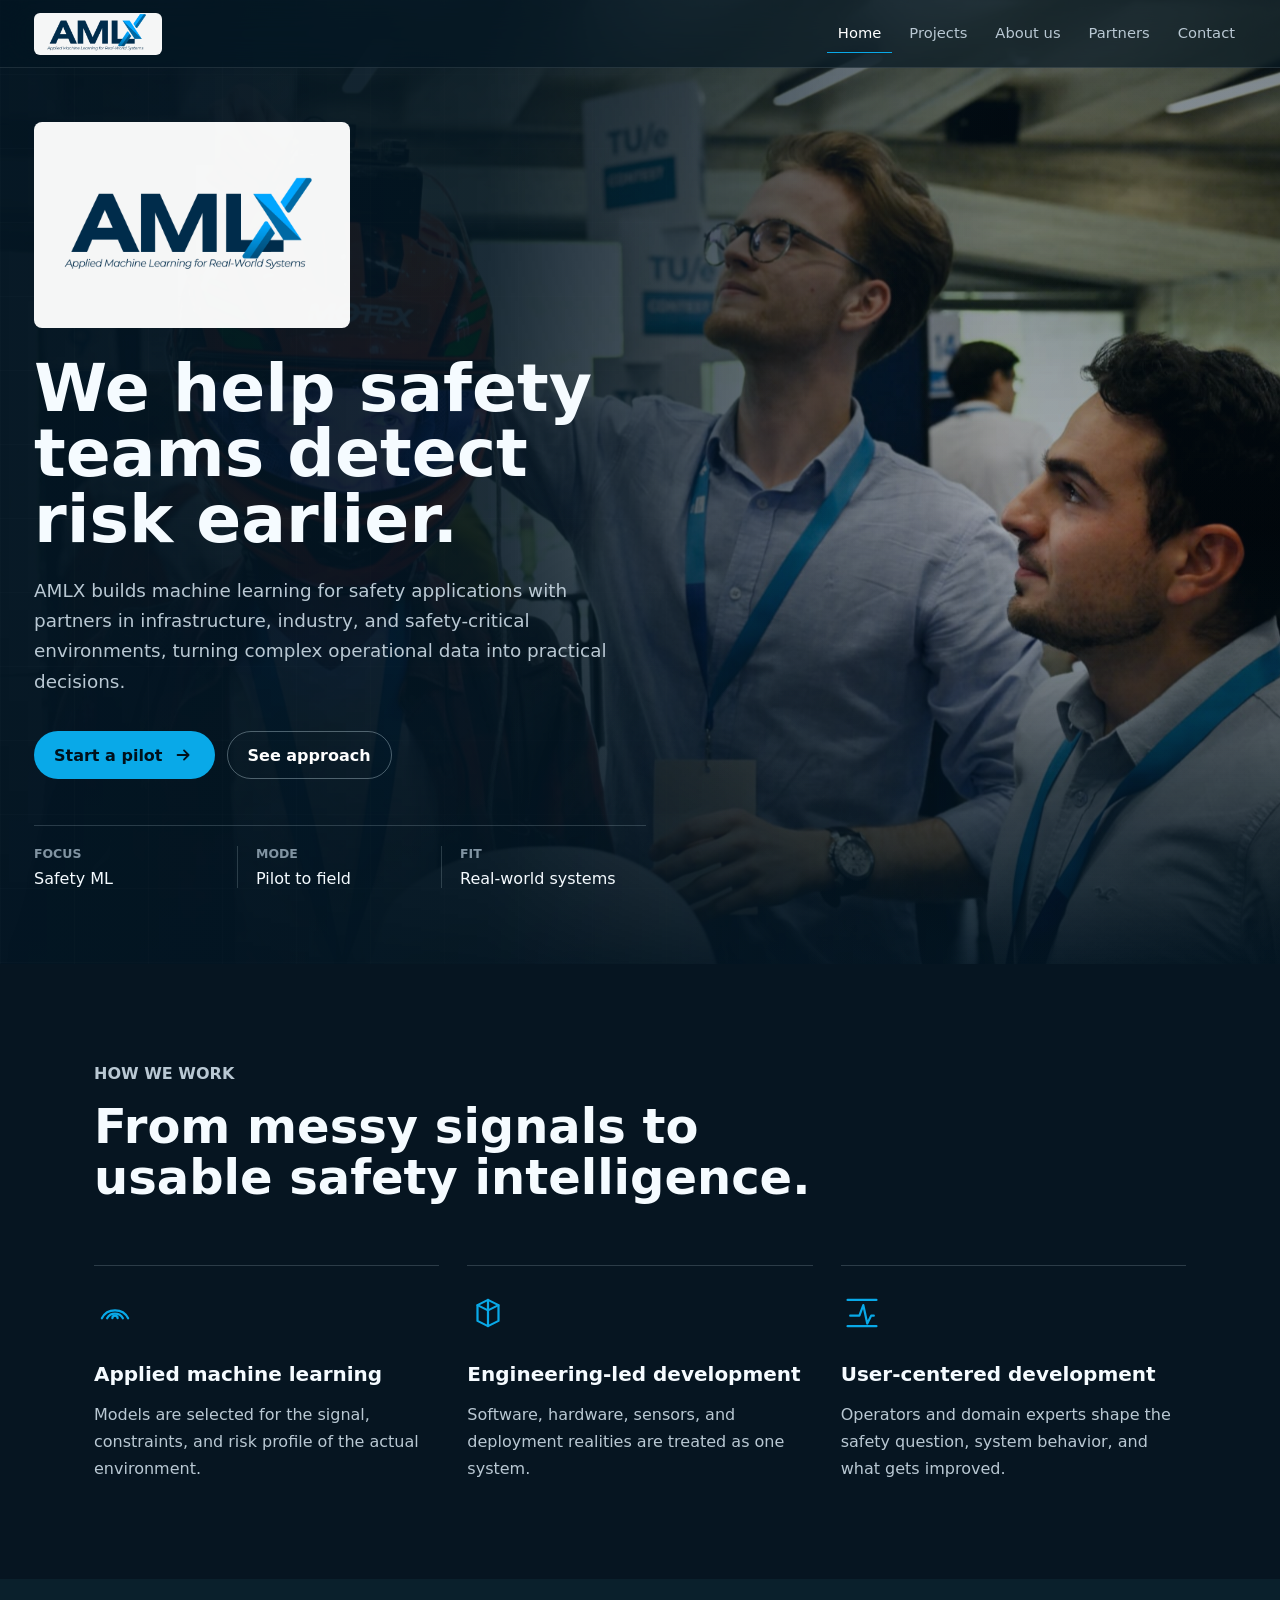
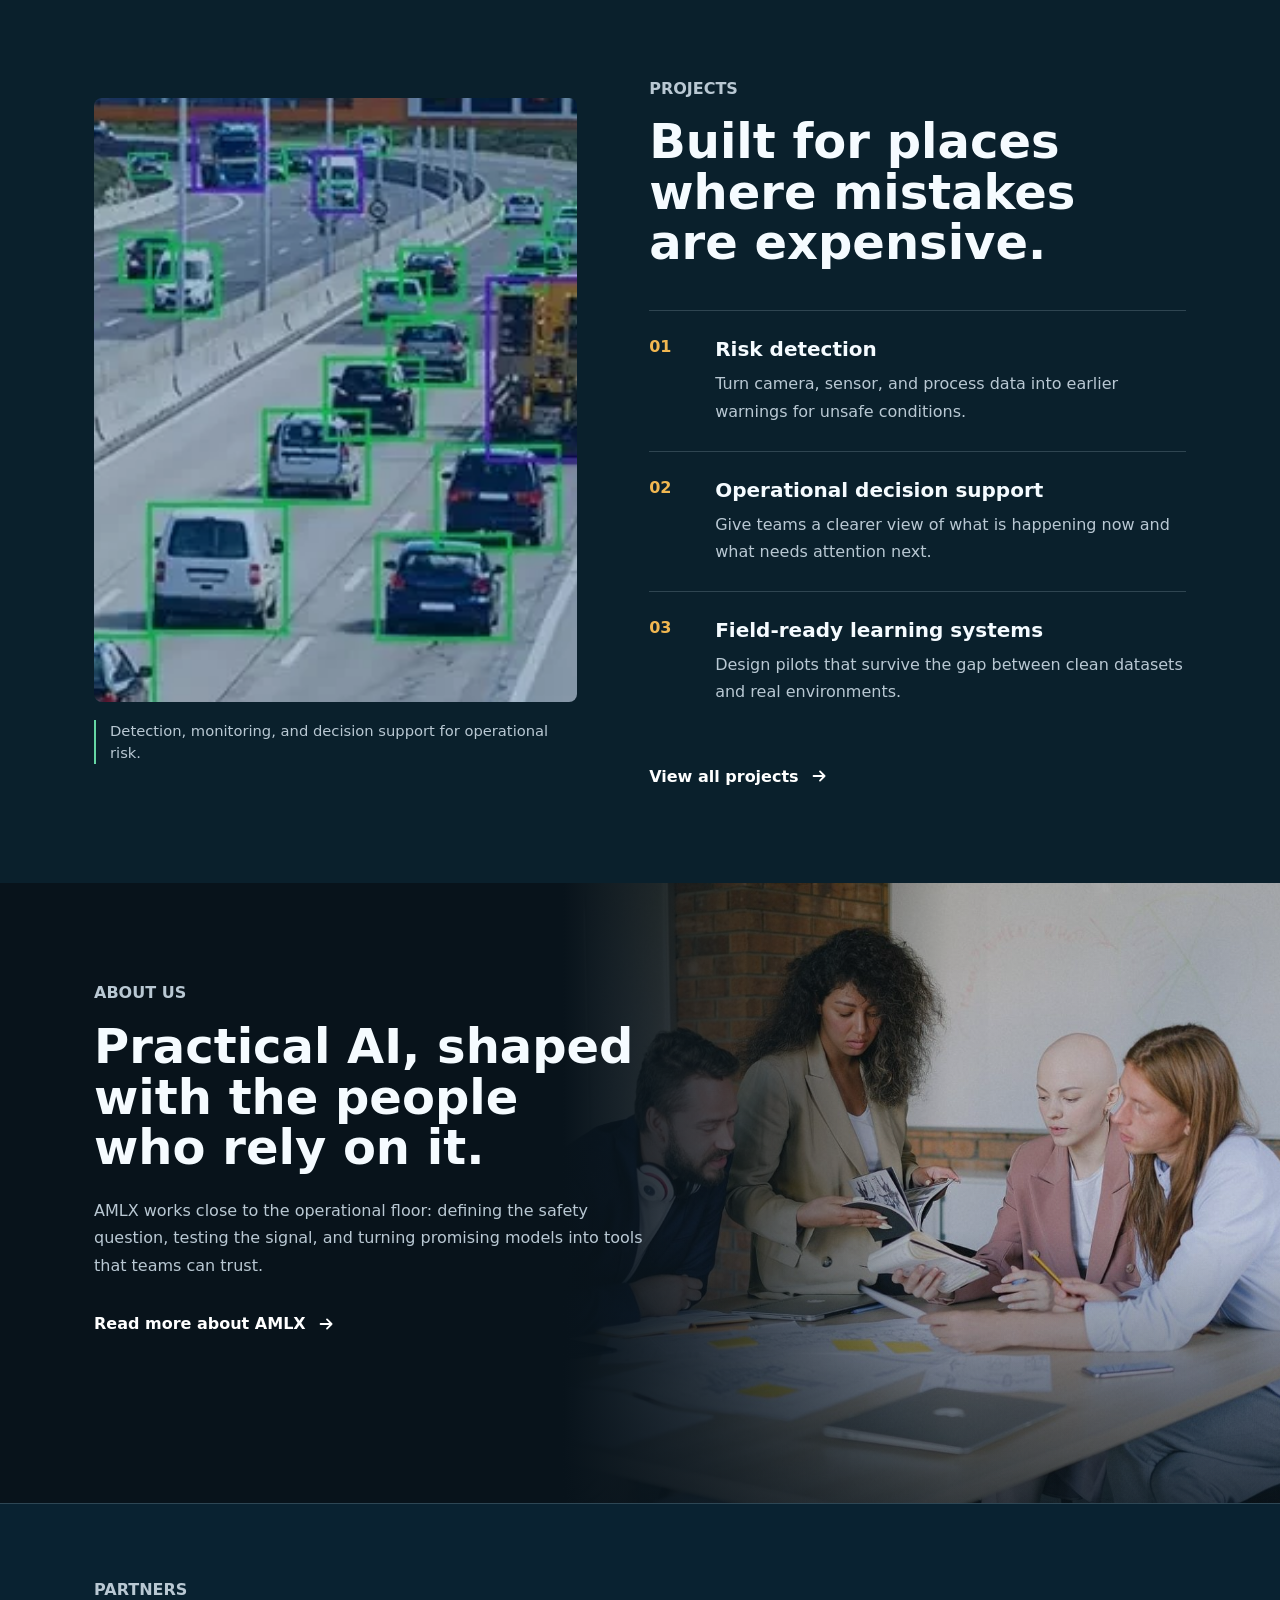
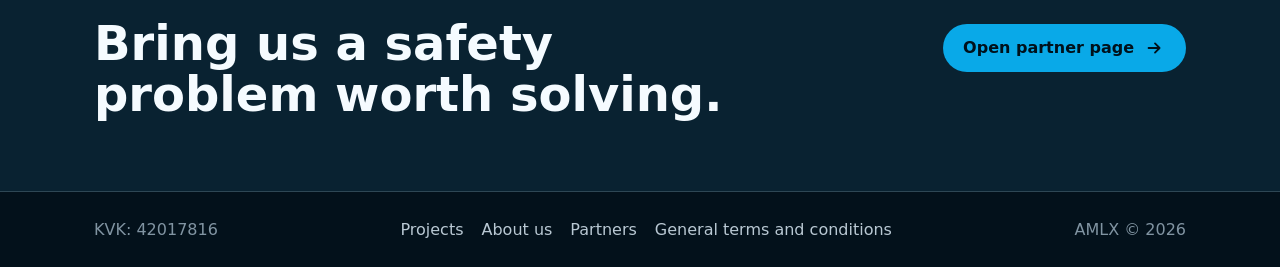
<file: index.html>
<!doctype html>
<html lang="en">
  <head>
    <meta charset="utf-8" />
    <meta name="viewport" content="width=device-width, initial-scale=1" />
    <title>AMLX</title>
    <meta
      name="description"
      content="AMLX helps infrastructure, industry, and safety teams turn operational data into practical machine learning systems."
    />
    <link rel="icon" href="assets/amlx-logo.png" type="image/png" />
    <link rel="stylesheet" href="styles.css?v=4" />
  </head>
  <body>
    <header class="site-header" data-header>
      <a class="brand" href="/" aria-label="AMLX home">
        <span class="brand__matte">
          <img src="assets/amlx-logo.png" alt="AMLX" />
        </span>
      </a>
      <nav class="site-nav" aria-label="Primary navigation">
        <a class="is-active" href="/">Home</a>
        <a href="/projects">Projects</a>
        <a href="/about">About us</a>
        <a href="/partners">Partners</a>
        <a href="/partners#contact">Contact</a>
      </nav>
      <a class="mobile-partner-link" href="/partners">Partners</a>
    </header>

    <main>
      <section class="hero" aria-labelledby="hero-title">
        <div class="hero__media" data-hero-media></div>
        <div class="hero__shade"></div>
        <div class="hero__scan" aria-hidden="true"></div>

        <div class="hero__content">
          <div class="hero__logo" data-reveal>
            <img src="assets/amlx-logo.png" alt="AMLX - Applied Machine Learning for Real-World Systems" />
          </div>
          <h1 id="hero-title" data-reveal>We help safety teams detect risk earlier.</h1>
          <p class="hero__mission" data-reveal>
            AMLX builds machine learning for safety applications with partners in infrastructure,
            industry, and safety-critical environments, turning complex operational data into practical decisions.
          </p>
          <div class="hero__actions" data-reveal>
            <a class="button button--primary" href="/partners">
              Start a pilot
              <svg aria-hidden="true" viewBox="0 0 24 24">
                <path d="M5 12h12m-5-5 5 5-5 5" />
              </svg>
            </a>
            <a class="button button--ghost" href="#work">See approach</a>
          </div>
          <dl class="hero__proof" data-reveal>
            <div>
              <dt>Focus</dt>
              <dd>Safety ML</dd>
            </div>
            <div>
              <dt>Mode</dt>
              <dd>Pilot to field</dd>
            </div>
            <div>
              <dt>Fit</dt>
              <dd>Real-world systems</dd>
            </div>
          </dl>
        </div>
      </section>

      <section class="section section--work" id="work" aria-labelledby="work-title">
        <div class="section__inner">
          <div class="section__heading" data-reveal>
            <p class="eyebrow">How we work</p>
            <h2 id="work-title">From messy signals to usable safety intelligence.</h2>
          </div>

          <div class="principles">
            <article class="principle" data-reveal>
              <div class="principle__icon" aria-hidden="true">
                <svg viewBox="0 0 32 32">
                  <path d="M6 20c4-8 16-8 20 0" />
                  <path d="M10 20c2.4-4.8 9.6-4.8 12 0" />
                  <path d="M14 20a2 2 0 0 1 4 0" />
                </svg>
              </div>
              <h3>Applied machine learning</h3>
              <p>Models are selected for the signal, constraints, and risk profile of the actual environment.</p>
            </article>

            <article class="principle" data-reveal>
              <div class="principle__icon" aria-hidden="true">
                <svg viewBox="0 0 32 32">
                  <path d="M8 22V10l8-4 8 4v12l-8 4-8-4Z" />
                  <path d="M16 6v20" />
                  <path d="m8 10 8 4 8-4" />
                </svg>
              </div>
              <h3>Engineering-led development</h3>
              <p>Software, hardware, sensors, and deployment realities are treated as one system.</p>
            </article>

            <article class="principle" data-reveal>
              <div class="principle__icon" aria-hidden="true">
                <svg viewBox="0 0 32 32">
                  <path d="M7 18h7l3-8 3 14 3-6h2" />
                  <path d="M5 26h22" />
                  <path d="M5 6h22" />
                </svg>
              </div>
              <h3>User-centered development</h3>
              <p>Operators and domain experts shape the safety question, system behavior, and what gets improved.</p>
            </article>
          </div>
        </div>
      </section>

      <section class="section section--systems" id="projects" aria-labelledby="projects-title">
        <div class="section__inner systems-grid">
          <figure class="systems-visual" data-reveal>
            <img src="assets/road-detection.webp" alt="Traffic scene with machine-learning object detection boxes" />
            <figcaption>Detection, monitoring, and decision support for operational risk.</figcaption>
          </figure>

          <div class="systems-copy">
            <p class="eyebrow" data-reveal>Projects</p>
            <h2 id="projects-title" data-reveal>Built for places where mistakes are expensive.</h2>
            <div class="system-list">
              <article data-reveal>
                <span>01</span>
                <div>
                  <h3>Risk detection</h3>
                  <p>Turn camera, sensor, and process data into earlier warnings for unsafe conditions.</p>
                </div>
              </article>
              <article data-reveal>
                <span>02</span>
                <div>
                  <h3>Operational decision support</h3>
                  <p>Give teams a clearer view of what is happening now and what needs attention next.</p>
                </div>
              </article>
              <article data-reveal>
                <span>03</span>
                <div>
                  <h3>Field-ready learning systems</h3>
                  <p>Design pilots that survive the gap between clean datasets and real environments.</p>
                </div>
              </article>
            </div>
            <div class="section-link" data-reveal>
              <a href="/projects">
                View all projects
                <svg aria-hidden="true" viewBox="0 0 24 24">
                  <path d="M5 12h12m-5-5 5 5-5 5" />
                </svg>
              </a>
            </div>
          </div>
        </div>
      </section>

      <section class="section section--about" id="about" aria-labelledby="about-title">
        <div class="about-media" data-reveal>
          <img src="assets/team-workshop.jpg" alt="Team reviewing project material around a table" />
        </div>
        <div class="section__inner about-copy">
          <p class="eyebrow" data-reveal>About us</p>
          <h2 id="about-title" data-reveal>Practical AI, shaped with the people who rely on it.</h2>
          <p data-reveal>
            AMLX works close to the operational floor: defining the safety question, testing the signal,
            and turning promising models into tools that teams can trust.
          </p>
          <div class="section-link" data-reveal>
            <a href="/about">
              Read more about AMLX
              <svg aria-hidden="true" viewBox="0 0 24 24">
                <path d="M5 12h12m-5-5 5 5-5 5" />
              </svg>
            </a>
          </div>
        </div>
      </section>

      <section class="section section--cta" aria-labelledby="cta-title">
        <div class="section__inner cta-row" data-reveal>
          <div>
            <p class="eyebrow">Partners</p>
            <h2 id="cta-title">Bring us a safety problem worth solving.</h2>
          </div>
          <a class="button button--primary" href="/partners">
            Open partner page
            <svg aria-hidden="true" viewBox="0 0 24 24">
              <path d="M5 12h12m-5-5 5 5-5 5" />
            </svg>
          </a>
        </div>
      </section>
    </main>

    <footer class="site-footer">
      <div class="footer__inner">
        <p>KVK: 42017816</p>
        <nav aria-label="Footer navigation">
          <a href="/projects">Projects</a>
          <a href="/about">About us</a>
          <a href="/partners">Partners</a>
          <a href="https://amlx.nl/wp-content/uploads/go-x/u/ba1bdc76-27a0-4591-be7f-040c24e2b5a5/AMLX-general-terms-and-conditions.pdf">General terms and conditions</a>
        </nav>
        <p>AMLX © 2026</p>
      </div>
    </footer>

    <script src="script.js?v=4"></script>
  </body>
</html>
</file>
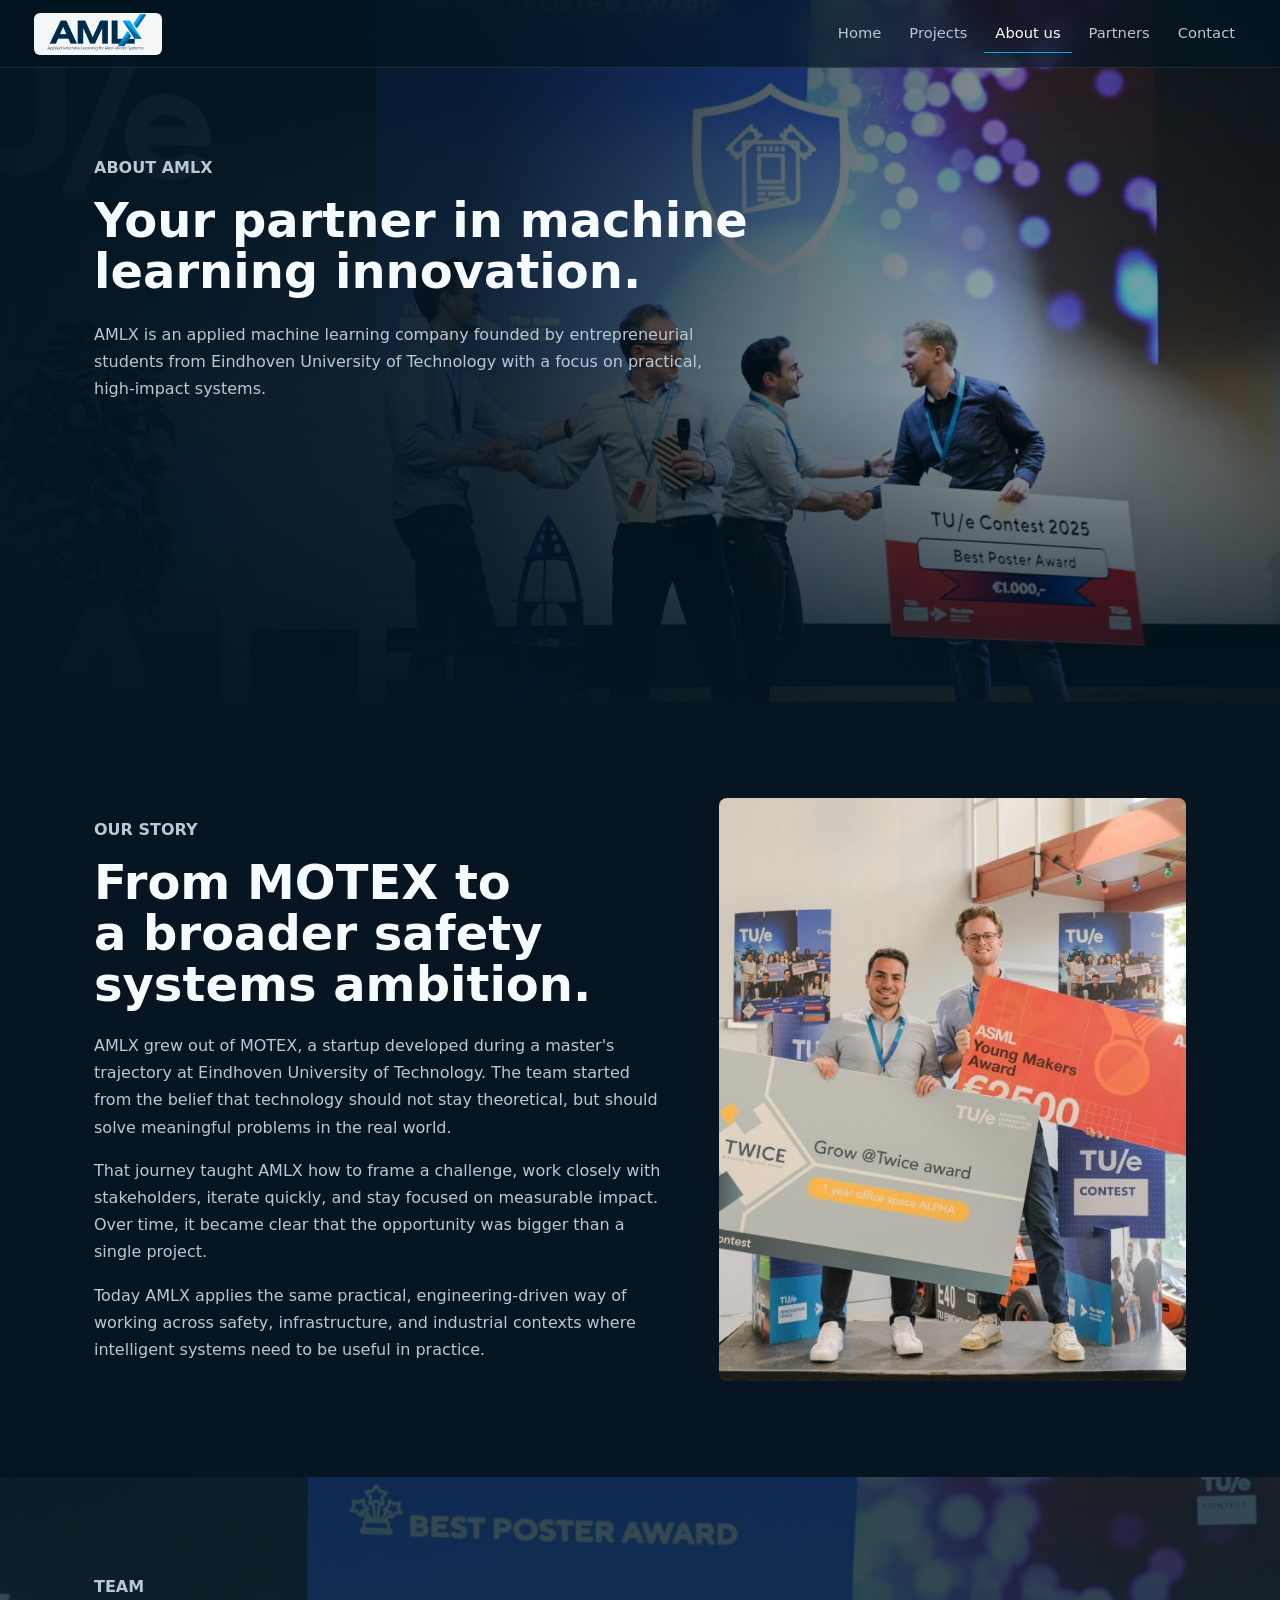
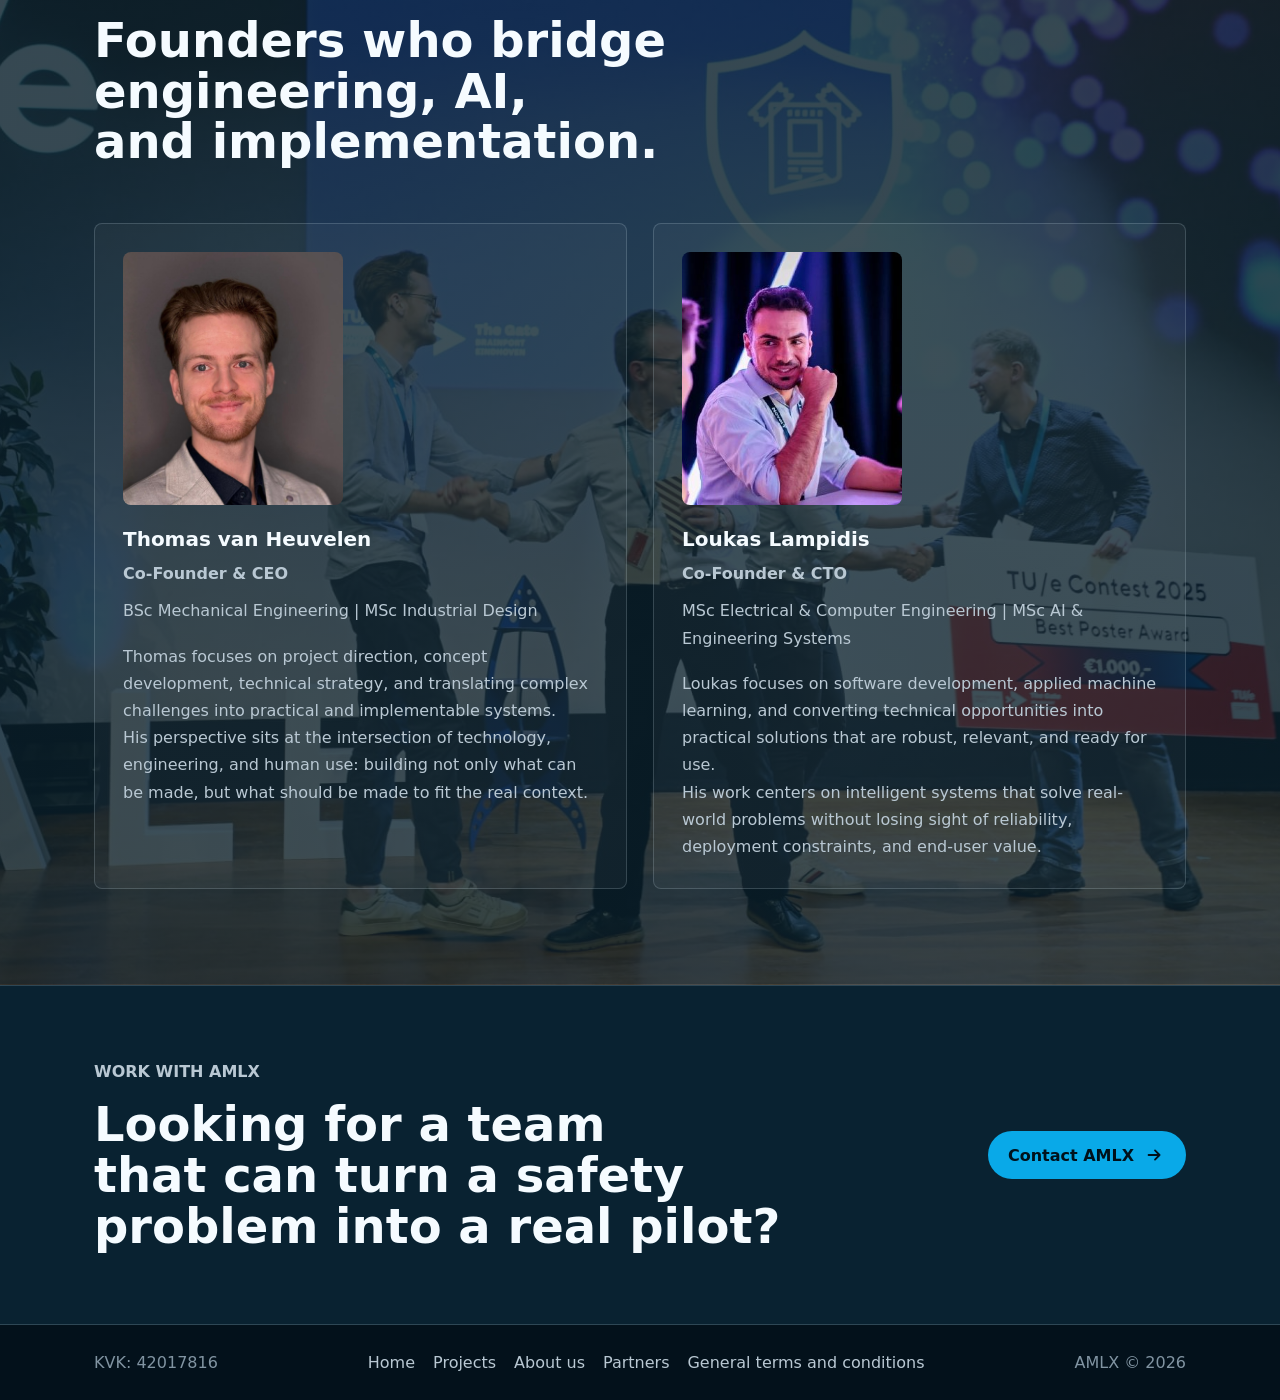
<file: about.html>
<!doctype html>
<html lang="en">
  <head>
    <meta charset="utf-8" />
    <meta name="viewport" content="width=device-width, initial-scale=1" />
    <title>AMLX</title>
    <meta
      name="description"
      content="Learn about AMLX, its founding story, and the people behind its applied machine learning work."
    />
    <link rel="icon" href="assets/amlx-logo.png" type="image/png" />
    <link rel="stylesheet" href="styles.css?v=6" />
  </head>
  <body>
    <header class="site-header" data-header>
      <a class="brand" href="/" aria-label="AMLX home">
        <span class="brand__matte">
          <img src="assets/amlx-logo.png" alt="AMLX" />
        </span>
      </a>
      <nav class="site-nav" aria-label="Primary navigation">
        <a href="/">Home</a>
        <a href="/projects">Projects</a>
        <a class="is-active" href="/about">About us</a>
        <a href="/partners">Partners</a>
        <a href="/partners#contact">Contact</a>
      </nav>
      <a class="mobile-partner-link" href="/partners">Partners</a>
    </header>

    <main>
      <section class="subhero subhero--about" aria-labelledby="about-page-title">
        <div class="subhero__media subhero__media--about" data-subhero-media></div>
        <div class="subhero__shade"></div>
        <div class="section__inner subhero__content">
          <p class="eyebrow" data-reveal>About AMLX</p>
          <h1 id="about-page-title" data-reveal>Your partner in machine learning innovation.</h1>
          <p data-reveal>
            AMLX is an applied machine learning company founded by entrepreneurial students from
            Eindhoven University of Technology with a focus on practical, high-impact systems.
          </p>
        </div>
      </section>

      <section class="section section--story" aria-labelledby="story-title">
        <div class="section__inner story-grid">
          <div class="story-copy" data-reveal>
            <p class="eyebrow">Our story</p>
            <h2 id="story-title">From MOTEX to a broader safety systems ambition.</h2>
            <p>
              AMLX grew out of MOTEX, a startup developed during a master's trajectory at Eindhoven
              University of Technology. The team started from the belief that technology should not
              stay theoretical, but should solve meaningful problems in the real world.
            </p>
            <p>
              That journey taught AMLX how to frame a challenge, work closely with stakeholders,
              iterate quickly, and stay focused on measurable impact. Over time, it became clear
              that the opportunity was bigger than a single project.
            </p>
            <p>
              Today AMLX applies the same practical, engineering-driven way of working across safety,
              infrastructure, and industrial contexts where intelligent systems need to be useful in practice.
            </p>
          </div>
          <div class="story-media" data-reveal>
            <img src="assets/about-story-award.jpg" alt="AMLX founders holding TU/e and ASML awards" />
          </div>
        </div>
      </section>

      <section class="section section--team section--team-award" aria-labelledby="team-title">
        <div class="section__inner">
          <div class="section__heading" data-reveal>
            <p class="eyebrow">Team</p>
            <h2 id="team-title">Founders who bridge engineering, AI, and implementation.</h2>
          </div>

          <div class="bio-grid">
            <article class="bio-card" data-reveal>
              <div class="bio-card__photo">
                <img src="assets/founder-thomas.png" alt="Thomas van Heuvelen" />
              </div>
              <h3>Thomas van Heuvelen</h3>
              <p class="bio-role">Co-Founder &amp; CEO</p>
              <p class="bio-meta">BSc Mechanical Engineering | MSc Industrial Design</p>
              <p>
                Thomas focuses on project direction, concept development, technical strategy, and
                translating complex challenges into practical and implementable systems.
              </p>
              <p>
                His perspective sits at the intersection of technology, engineering, and human use:
                building not only what can be made, but what should be made to fit the real context.
              </p>
            </article>

            <article class="bio-card" data-reveal>
              <div class="bio-card__photo">
                <img src="assets/founder-loukas.jpg" alt="Loukas Lampidis" />
              </div>
              <h3>Loukas Lampidis</h3>
              <p class="bio-role">Co-Founder &amp; CTO</p>
              <p class="bio-meta">MSc Electrical &amp; Computer Engineering | MSc AI &amp; Engineering Systems</p>
              <p>
                Loukas focuses on software development, applied machine learning, and converting
                technical opportunities into practical solutions that are robust, relevant, and ready for use.
              </p>
              <p>
                His work centers on intelligent systems that solve real-world problems without losing
                sight of reliability, deployment constraints, and end-user value.
              </p>
            </article>
          </div>
        </div>
      </section>

      <section class="section section--cta" aria-labelledby="about-cta-title">
        <div class="section__inner cta-row" data-reveal>
          <div>
            <p class="eyebrow">Work with AMLX</p>
            <h2 id="about-cta-title">Looking for a team that can turn a safety problem into a real pilot?</h2>
          </div>
          <a class="button button--primary" href="/partners">
            Contact AMLX
            <svg aria-hidden="true" viewBox="0 0 24 24">
              <path d="M5 12h12m-5-5 5 5-5 5" />
            </svg>
          </a>
        </div>
      </section>
    </main>

    <footer class="site-footer">
      <div class="footer__inner">
        <p>KVK: 42017816</p>
        <nav aria-label="Footer navigation">
          <a href="/">Home</a>
          <a href="/projects">Projects</a>
          <a href="/about">About us</a>
          <a href="/partners">Partners</a>
          <a href="https://amlx.nl/wp-content/uploads/go-x/u/ba1bdc76-27a0-4591-be7f-040c24e2b5a5/AMLX-general-terms-and-conditions.pdf">General terms and conditions</a>
        </nav>
        <p>AMLX © 2026</p>
      </div>
    </footer>

    <script src="script.js?v=6"></script>
  </body>
</html>
</file>
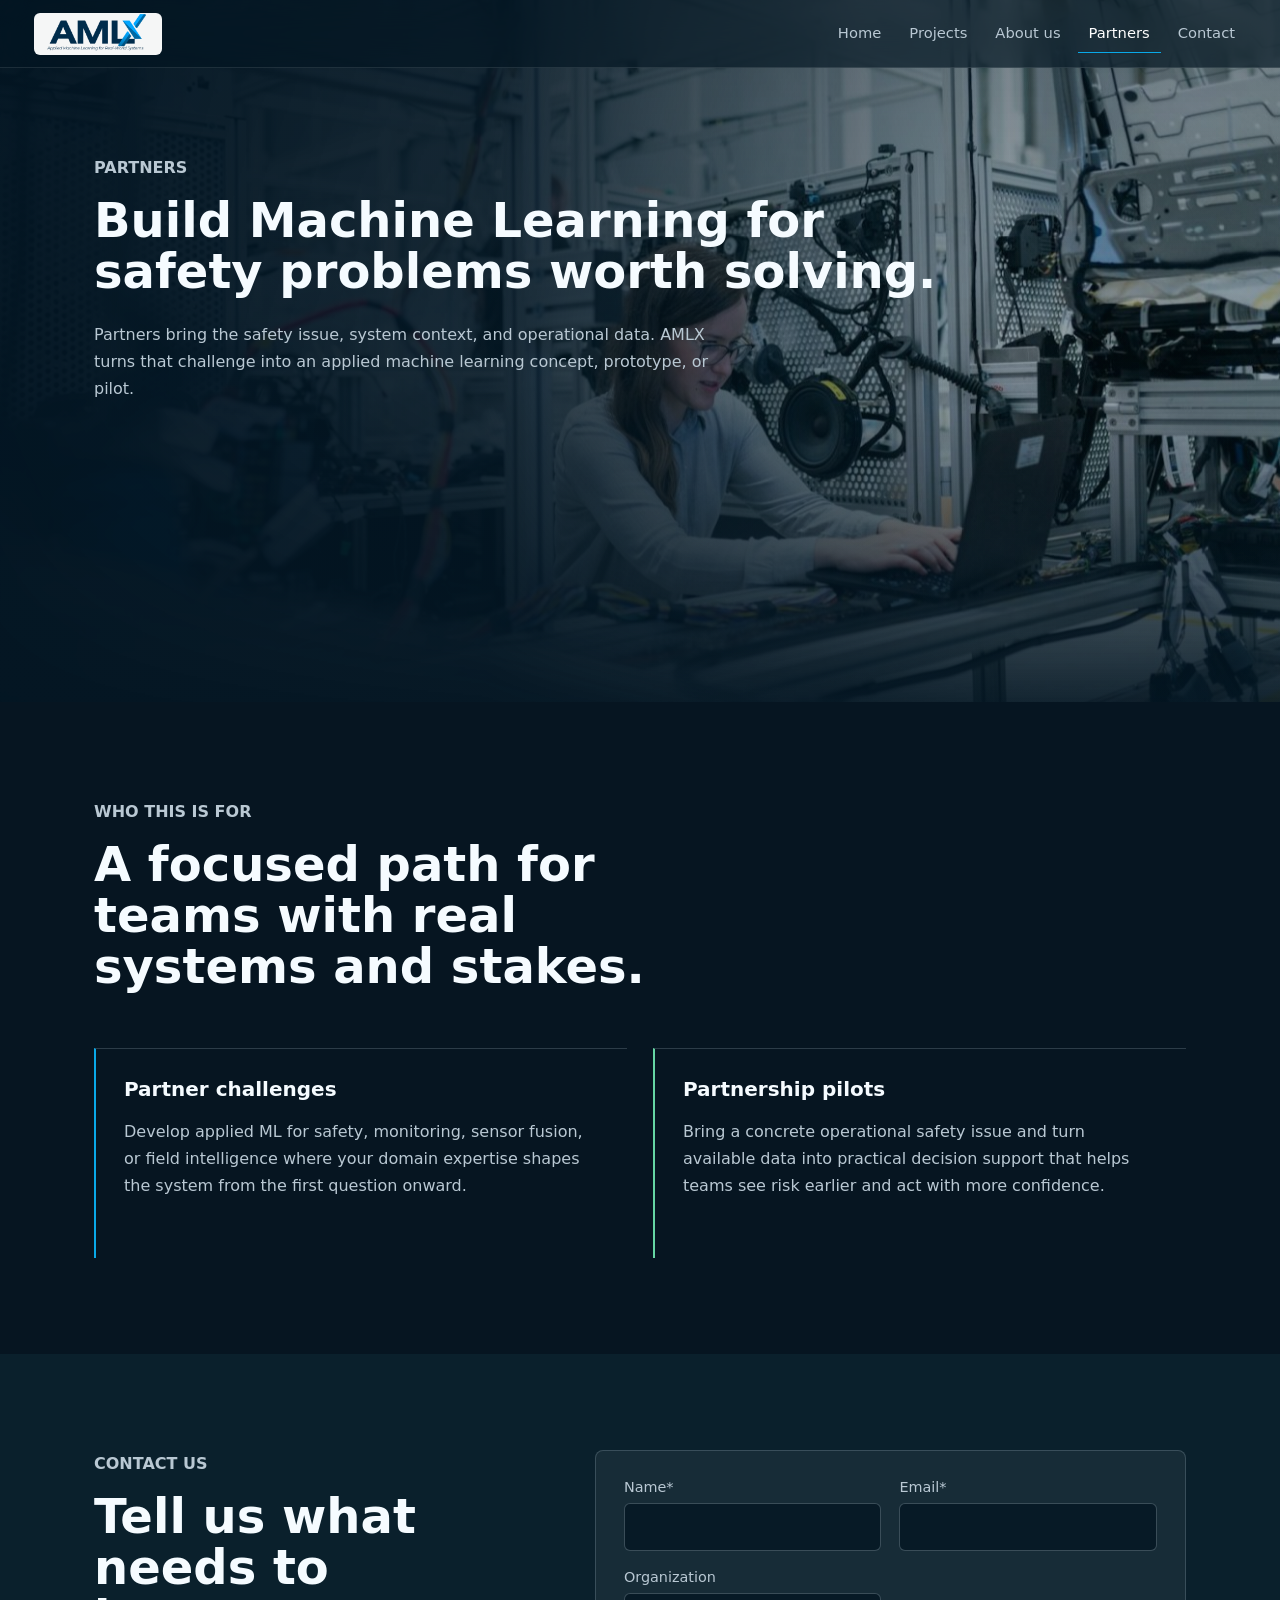
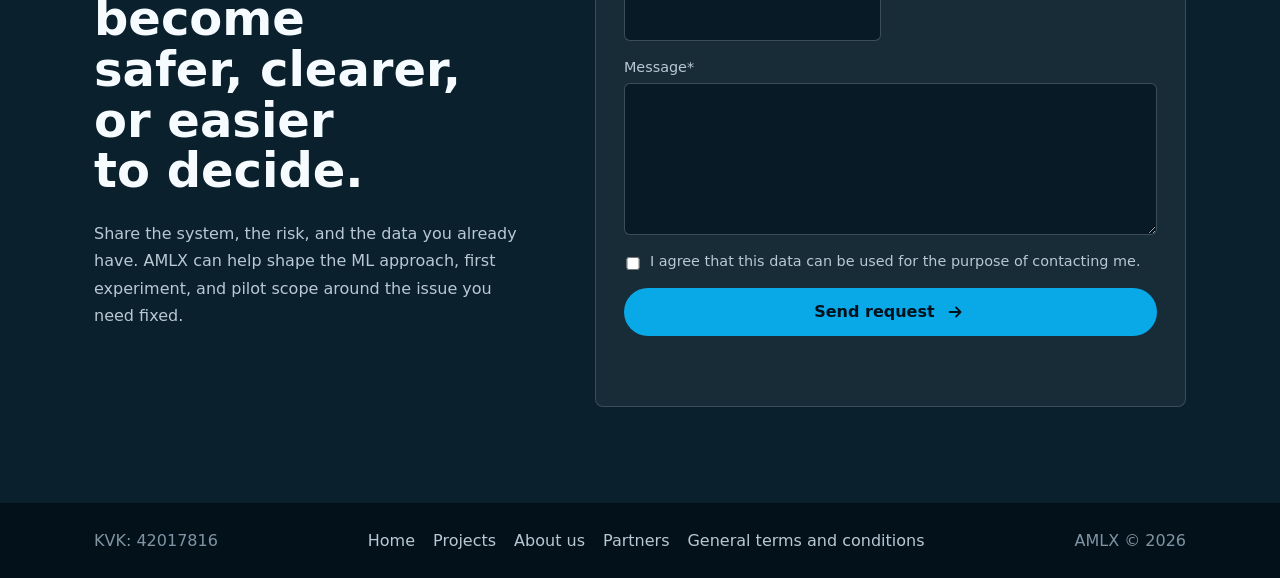
<file: partners.html>
<!doctype html>
<html lang="en">
  <head>
    <meta charset="utf-8" />
    <meta name="viewport" content="width=device-width, initial-scale=1" />
    <title>AMLX</title>
    <meta
      name="description"
      content="Partner with AMLX to explore safety-focused machine learning pilots for infrastructure, industry, and operational environments."
    />
    <link rel="icon" href="assets/amlx-logo.png" type="image/png" />
    <link rel="stylesheet" href="styles.css?v=4" />
  </head>
  <body>
    <header class="site-header" data-header>
      <a class="brand" href="/" aria-label="AMLX home">
        <span class="brand__matte">
          <img src="assets/amlx-logo.png" alt="AMLX" />
        </span>
      </a>
      <nav class="site-nav" aria-label="Primary navigation">
        <a href="/">Home</a>
        <a href="/projects">Projects</a>
        <a href="/about">About us</a>
        <a class="is-active" href="/partners">Partners</a>
        <a href="#contact">Contact</a>
      </nav>
      <a class="mobile-partner-link is-active" href="/partners">Partners</a>
    </header>

    <main>
      <section class="subhero" aria-labelledby="partners-title">
        <div class="subhero__media" data-subhero-media></div>
        <div class="subhero__shade"></div>
        <div class="section__inner subhero__content">
          <p class="eyebrow" data-reveal>Partners</p>
          <h1 id="partners-title" data-reveal>Build Machine Learning for safety problems worth solving.</h1>
          <p data-reveal>
            Partners bring the safety issue, system context, and operational data.
            AMLX turns that challenge into an applied machine learning concept, prototype, or pilot.
          </p>
        </div>
      </section>

      <section class="section section--partner-fit" aria-labelledby="fit-title">
        <div class="section__inner">
          <div class="section__heading" data-reveal>
            <p class="eyebrow">Who this is for</p>
            <h2 id="fit-title">A focused path for teams with real systems and stakes.</h2>
          </div>

          <div class="fit-grid">
            <article class="fit-panel" data-reveal>
              <h3>Partner challenges</h3>
              <p>
                Develop applied ML for safety, monitoring, sensor fusion, or field intelligence
                where your domain expertise shapes the system from the first question onward.
              </p>
            </article>
            <article class="fit-panel" data-reveal>
              <h3>Partnership pilots</h3>
              <p>
                Bring a concrete operational safety issue and turn available data into practical
                decision support that helps teams see risk earlier and act with more confidence.
              </p>
            </article>
          </div>
        </div>
      </section>

      <section class="section section--contact" id="contact" aria-labelledby="contact-title">
        <div class="section__inner contact-grid">
          <div class="contact-copy" data-reveal>
            <p class="eyebrow">Contact us</p>
            <h2 id="contact-title">Tell us what needs to become safer, clearer, or easier to decide.</h2>
            <p>
              Share the system, the risk, and the data you already have. AMLX can help shape the
              ML approach, first experiment, and pilot scope around the issue you need fixed.
            </p>
          </div>

          <form class="contact-form" data-contact-form action="mailto:t.vanheuvelen@amlx.nl" method="post" enctype="text/plain" data-reveal>
            <label>
              <span>Name*</span>
              <input name="name" type="text" autocomplete="name" required />
            </label>

            <label>
              <span>Email*</span>
              <input name="email" type="email" autocomplete="email" required />
            </label>

            <label>
              <span>Organization</span>
              <input name="organization" type="text" autocomplete="organization" />
            </label>

            <label class="form-full">
              <span>Message*</span>
              <textarea name="message" rows="6" required></textarea>
            </label>

            <label class="consent form-full">
              <input name="consent" type="checkbox" required />
              <span>I agree that this data can be used for the purpose of contacting me.</span>
            </label>

            <button class="button button--primary form-full" type="submit">
              Send request
              <svg aria-hidden="true" viewBox="0 0 24 24">
                <path d="M5 12h12m-5-5 5 5-5 5" />
              </svg>
            </button>
            <p class="form-status form-full" data-form-status role="status" aria-live="polite"></p>
          </form>
        </div>
      </section>
    </main>

    <footer class="site-footer">
      <div class="footer__inner">
        <p>KVK: 42017816</p>
        <nav aria-label="Footer navigation">
          <a href="/">Home</a>
          <a href="/projects">Projects</a>
          <a href="/about">About us</a>
          <a href="/partners">Partners</a>
          <a href="https://amlx.nl/wp-content/uploads/go-x/u/ba1bdc76-27a0-4591-be7f-040c24e2b5a5/AMLX-general-terms-and-conditions.pdf">General terms and conditions</a>
        </nav>
        <p>AMLX © 2026</p>
      </div>
    </footer>

    <script src="script.js?v=4"></script>
  </body>
</html>
</file>
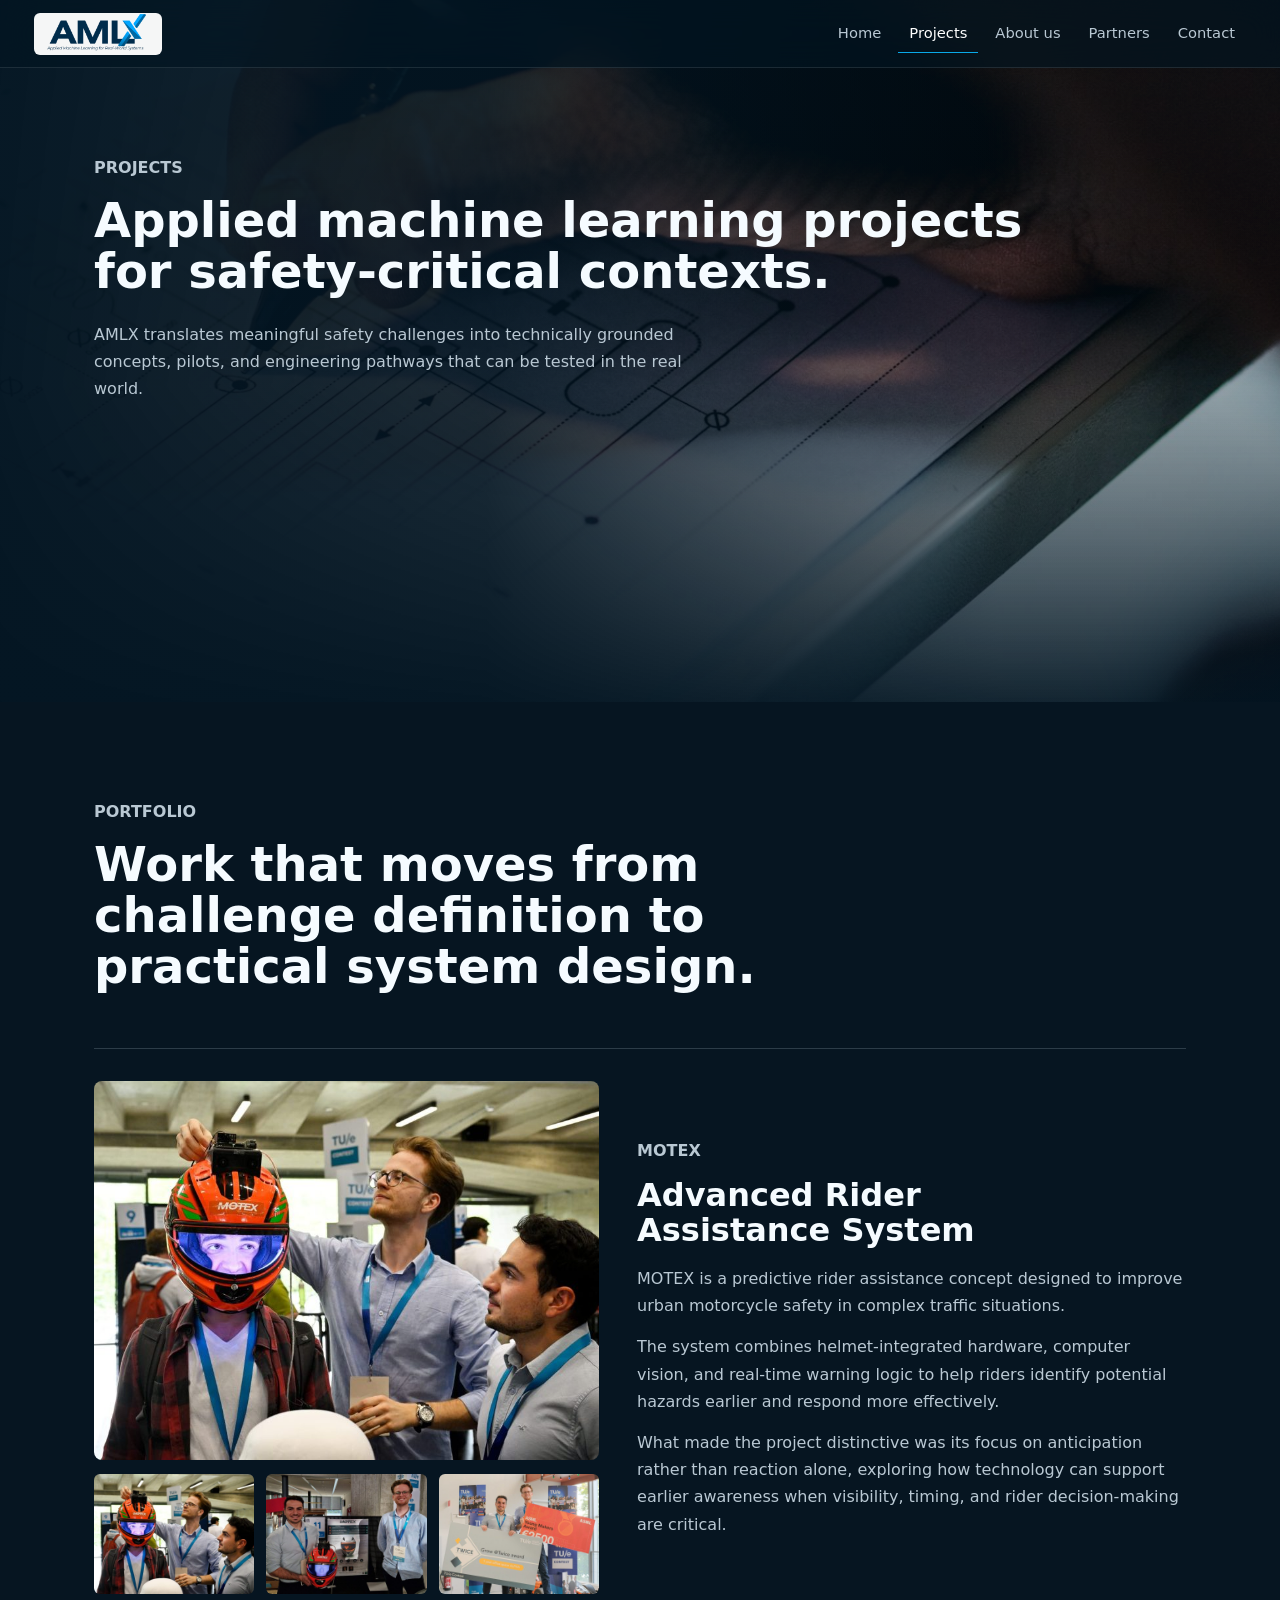
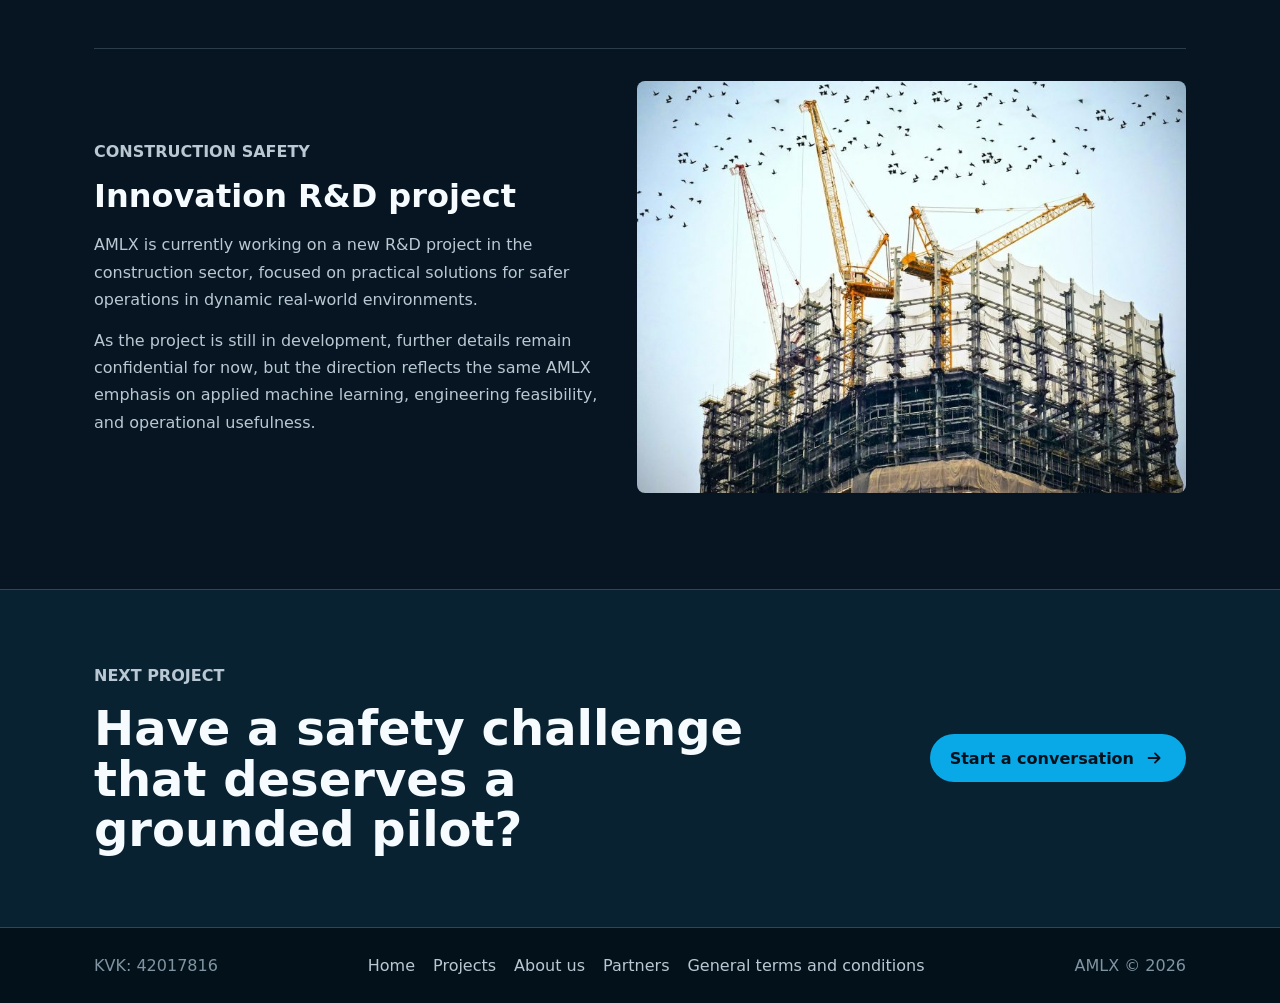
<file: projects.html>
<!doctype html>
<html lang="en">
  <head>
    <meta charset="utf-8" />
    <meta name="viewport" content="width=device-width, initial-scale=1" />
    <title>AMLX</title>
    <meta
      name="description"
      content="Explore AMLX projects in safety-focused machine learning, from predictive rider assistance to construction safety R&D."
    />
    <link rel="icon" href="assets/amlx-logo.png" type="image/png" />
    <link rel="stylesheet" href="styles.css?v=7" />
  </head>
  <body>
    <header class="site-header" data-header>
      <a class="brand" href="/" aria-label="AMLX home">
        <span class="brand__matte">
          <img src="assets/amlx-logo.png" alt="AMLX" />
        </span>
      </a>
      <nav class="site-nav" aria-label="Primary navigation">
        <a href="/">Home</a>
        <a class="is-active" href="/projects">Projects</a>
        <a href="/about">About us</a>
        <a href="/partners">Partners</a>
        <a href="/partners#contact">Contact</a>
      </nav>
      <a class="mobile-partner-link" href="/partners">Partners</a>
    </header>

    <main>
      <section class="subhero subhero--projects" aria-labelledby="projects-page-title">
        <div class="subhero__media subhero__media--projects" data-subhero-media></div>
        <div class="subhero__shade"></div>
        <div class="section__inner subhero__content">
          <p class="eyebrow" data-reveal>Projects</p>
          <h1 id="projects-page-title" data-reveal>Applied machine learning projects for safety-critical contexts.</h1>
          <p data-reveal>
            AMLX translates meaningful safety challenges into technically grounded concepts, pilots,
            and engineering pathways that can be tested in the real world.
          </p>
        </div>
      </section>

      <section class="section section--project-cases" aria-labelledby="case-title">
        <div class="section__inner">
          <div class="section__heading" data-reveal>
            <p class="eyebrow">Portfolio</p>
            <h2 id="case-title">Work that moves from challenge definition to practical system design.</h2>
          </div>

          <div class="case-list">
            <article class="case-block" data-reveal>
              <div class="case-block__media">
                <img src="assets/projects-motex-main.jpg" alt="MOTEX rider assistance concept demonstration" />
                <div class="case-thumbs" aria-label="Project gallery">
                  <img src="assets/projects-motex-main.jpg" alt="MOTEX main demonstration" />
                  <img src="assets/projects-thumb-stage.jpg" alt="MOTEX team with project poster" />
                  <img src="assets/projects-thumb-award.jpg" alt="MOTEX team with awards" />
                </div>
              </div>
              <div class="case-block__copy">
                <p class="eyebrow">MOTEX</p>
                <h3>Advanced Rider Assistance System</h3>
                <p>
                  MOTEX is a predictive rider assistance concept designed to improve urban
                  motorcycle safety in complex traffic situations.
                </p>
                <p>
                  The system combines helmet-integrated hardware, computer vision, and real-time
                  warning logic to help riders identify potential hazards earlier and respond more effectively.
                </p>
                <p>
                  What made the project distinctive was its focus on anticipation rather than
                  reaction alone, exploring how technology can support earlier awareness when
                  visibility, timing, and rider decision-making are critical.
                </p>
              </div>
            </article>

            <article class="case-block case-block--reverse" data-reveal>
              <div class="case-block__media">
                <img src="assets/projects-construction.jpg" alt="Construction safety innovation project" />
              </div>
              <div class="case-block__copy">
                <p class="eyebrow">Construction safety</p>
                <h3>Innovation R&amp;D project</h3>
                <p>
                  AMLX is currently working on a new R&amp;D project in the construction sector,
                  focused on practical solutions for safer operations in dynamic real-world environments.
                </p>
                <p>
                  As the project is still in development, further details remain confidential for now,
                  but the direction reflects the same AMLX emphasis on applied machine learning,
                  engineering feasibility, and operational usefulness.
                </p>
              </div>
            </article>
          </div>
        </div>
      </section>

      <section class="section section--cta" aria-labelledby="projects-cta-title">
        <div class="section__inner cta-row" data-reveal>
          <div>
            <p class="eyebrow">Next project</p>
            <h2 id="projects-cta-title">Have a safety challenge that deserves a grounded pilot?</h2>
          </div>
          <a class="button button--primary" href="/partners">
            Start a conversation
            <svg aria-hidden="true" viewBox="0 0 24 24">
              <path d="M5 12h12m-5-5 5 5-5 5" />
            </svg>
          </a>
        </div>
      </section>
    </main>

    <footer class="site-footer">
      <div class="footer__inner">
        <p>KVK: 42017816</p>
        <nav aria-label="Footer navigation">
          <a href="/">Home</a>
          <a href="/projects">Projects</a>
          <a href="/about">About us</a>
          <a href="/partners">Partners</a>
          <a href="https://amlx.nl/wp-content/uploads/go-x/u/ba1bdc76-27a0-4591-be7f-040c24e2b5a5/AMLX-general-terms-and-conditions.pdf">General terms and conditions</a>
        </nav>
        <p>AMLX © 2026</p>
      </div>
    </footer>

    <script src="script.js?v=7"></script>
  </body>
</html>
</file>
<file: styles.css>
:root {
  --ink: #f5fbff;
  --muted: #b9c8d3;
  --quiet: #8194a2;
  --navy: #031522;
  --deep: #061a28;
  --panel: #0b2332;
  --panel-strong: #0f2e3e;
  --line: rgba(214, 236, 246, 0.18);
  --line-strong: rgba(214, 236, 246, 0.34);
  --cyan: #09a9e8;
  --cyan-dark: #0274a8;
  --green: #65d6a4;
  --amber: #f1b751;
  --white: #ffffff;
  --header-height: 68px;
  --header-small: 52px;
}

* {
  box-sizing: border-box;
}

html {
  scroll-behavior: smooth;
}

body {
  margin: 0;
  background: var(--navy);
  color: var(--ink);
  font-family: "Segoe UI", Inter, ui-sans-serif, system-ui, -apple-system, BlinkMacSystemFont, sans-serif;
  letter-spacing: 0;
  overflow-x: hidden;
}

img,
svg {
  display: block;
}

img {
  max-width: 100%;
}

a {
  color: inherit;
  text-decoration: none;
}

button,
input,
select,
textarea {
  font: inherit;
  letter-spacing: 0;
}

button {
  border: 0;
}

:focus-visible {
  outline: 2px solid var(--green);
  outline-offset: 4px;
}

.site-header {
  align-items: center;
  backdrop-filter: blur(18px);
  background: rgba(3, 21, 34, 0.64);
  border-bottom: 1px solid rgba(255, 255, 255, 0.1);
  display: flex;
  gap: 24px;
  height: var(--header-height);
  justify-content: space-between;
  left: 0;
  padding: 10px 34px;
  position: fixed;
  right: 0;
  top: 0;
  transition: height 220ms ease, padding 220ms ease, background 220ms ease;
  z-index: 20;
}

.site-header.is-scrolled {
  background: rgba(3, 21, 34, 0.92);
  height: var(--header-small);
  padding-bottom: 6px;
  padding-top: 6px;
}

.brand {
  align-items: center;
  display: inline-flex;
  flex: 0 0 auto;
}

.brand__matte {
  align-items: center;
  background: rgba(255, 255, 255, 0.96);
  border-radius: 6px;
  display: inline-flex;
  height: 42px;
  justify-content: center;
  overflow: hidden;
  padding: 5px 8px;
  transition: height 220ms ease, width 220ms ease;
  width: 128px;
}

.site-header.is-scrolled .brand__matte {
  height: 34px;
  width: 104px;
}

.brand img {
  height: auto;
  width: 112px;
}

.site-header.is-scrolled .brand img {
  width: 92px;
}

.site-nav {
  align-items: center;
  display: flex;
  gap: 6px;
  white-space: nowrap;
}

.site-nav a {
  border-bottom: 1px solid transparent;
  color: var(--muted);
  font-size: 0.92rem;
  line-height: 1;
  padding: 12px 11px;
  transition: color 180ms ease, border-color 180ms ease, background 180ms ease;
}

.site-nav a:hover,
.site-nav a.is-active {
  border-color: var(--cyan);
  color: var(--white);
}

.mobile-partner-link {
  display: none;
}

.hero {
  isolation: isolate;
  min-height: 84svh;
  overflow: hidden;
  position: relative;
}

.hero__media,
.subhero__media {
  background-image: url("assets/hero-safety-ml.jpg");
  background-position: 47% 42%;
  background-size: cover;
  inset: 0;
  position: absolute;
  transform: translate3d(0, var(--hero-shift, 0), 0) scale(1.03);
  transition: transform 80ms linear;
  z-index: -3;
}

.hero__shade,
.subhero__shade {
  background:
    linear-gradient(90deg, rgba(3, 21, 34, 0.98) 0%, rgba(3, 21, 34, 0.88) 38%, rgba(3, 21, 34, 0.28) 78%),
    linear-gradient(0deg, rgba(3, 21, 34, 0.9) 0%, rgba(3, 21, 34, 0.1) 45%, rgba(3, 21, 34, 0.36) 100%);
  inset: 0;
  position: absolute;
  z-index: -2;
}

.hero__scan {
  background-image:
    linear-gradient(rgba(255, 255, 255, 0.08) 1px, transparent 1px),
    linear-gradient(90deg, rgba(255, 255, 255, 0.08) 1px, transparent 1px);
  background-size: 74px 74px;
  inset: 0;
  mask-image: linear-gradient(90deg, black 0%, transparent 74%);
  opacity: 0.18;
  position: absolute;
  z-index: -1;
}

.hero__content {
  box-sizing: border-box;
  max-width: 680px;
  min-width: 0;
  padding: 122px 34px 76px;
  width: 100%;
}

.hero__logo {
  background: rgba(255, 255, 255, 0.96);
  border-radius: 8px;
  display: inline-flex;
  margin-bottom: 28px;
  padding: 15px 18px 12px;
}

.hero__logo img {
  width: 280px;
}

h1,
h2,
h3,
p {
  margin: 0;
}

h1,
h2,
h3 {
  text-wrap: balance;
}

.hero h1 {
  font-size: 4.15rem;
  line-height: 0.98;
  max-width: 650px;
}

.hero__mission {
  color: var(--muted);
  font-size: 1.15rem;
  line-height: 1.65;
  margin-top: 24px;
  max-width: min(580px, 100%);
}

.hero__actions {
  display: flex;
  flex-wrap: wrap;
  gap: 12px;
  margin-top: 34px;
}

.button {
  align-items: center;
  border-radius: 999px;
  box-sizing: border-box;
  cursor: pointer;
  display: inline-flex;
  font-weight: 700;
  gap: 10px;
  justify-content: center;
  min-height: 48px;
  min-width: 148px;
  padding: 0 20px;
  transition: background 180ms ease, border-color 180ms ease, color 180ms ease, transform 180ms ease;
}

.button svg {
  height: 22px;
  width: 22px;
}

.button svg path {
  fill: none;
  stroke: currentColor;
  stroke-linecap: round;
  stroke-linejoin: round;
  stroke-width: 2;
}

.button:hover {
  transform: translateY(-2px);
}

.button--primary {
  background: var(--cyan);
  color: #00111b;
}

.button--primary:hover {
  background: var(--green);
}

.button--ghost {
  border: 1px solid var(--line-strong);
  color: var(--white);
}

.button--ghost:hover {
  background: rgba(255, 255, 255, 0.08);
  border-color: var(--green);
}

.hero__proof {
  border-top: 1px solid var(--line);
  display: grid;
  gap: 0;
  grid-template-columns: repeat(3, 1fr);
  margin: 46px 0 0;
  max-width: 620px;
  padding: 20px 0 0;
}

.hero__proof div {
  border-right: 1px solid var(--line);
  padding-right: 18px;
}

.hero__proof div + div {
  padding-left: 18px;
}

.hero__proof div:last-child {
  border-right: 0;
}

.hero__proof dt {
  color: var(--quiet);
  font-size: 0.78rem;
  font-weight: 700;
  margin-bottom: 8px;
  text-transform: uppercase;
}

.hero__proof dd {
  color: var(--ink);
  font-size: 1rem;
  margin: 0;
}

.section {
  position: relative;
}

.section__inner {
  box-sizing: border-box;
  margin: 0 auto;
  max-width: 1160px;
  min-width: 0;
  padding: 96px 34px;
}

.section__heading {
  max-width: 720px;
}

.eyebrow {
  color: var(--green);
  font-size: 0.78rem;
  font-weight: 800;
  margin-bottom: 14px;
  text-transform: uppercase;
}

.section h2,
.subhero h1 {
  font-size: 3rem;
  line-height: 1.06;
}

.section h3 {
  font-size: 1.25rem;
  line-height: 1.25;
}

.section p,
.subhero p {
  color: var(--muted);
  font-size: 1rem;
  line-height: 1.7;
}

.section--work {
  background: #061521;
}

.principles {
  display: grid;
  gap: 28px;
  grid-template-columns: repeat(3, 1fr);
  margin-top: 62px;
}

.principle {
  border-top: 1px solid var(--line);
  padding-top: 26px;
}

.principle__icon {
  align-items: center;
  color: var(--cyan);
  display: flex;
  height: 42px;
  margin-bottom: 28px;
  width: 42px;
}

.principle__icon svg {
  height: 42px;
  width: 42px;
}

.principle__icon path {
  fill: none;
  stroke: currentColor;
  stroke-linecap: round;
  stroke-linejoin: round;
  stroke-width: 1.7;
}

.principle h3 {
  margin-bottom: 14px;
}

.section--systems {
  background: #0a202c;
}

.systems-grid {
  align-items: center;
  display: grid;
  gap: 72px;
  grid-template-columns: minmax(300px, 0.9fr) minmax(360px, 1fr);
}

.systems-visual {
  margin: 0;
}

.systems-visual img {
  aspect-ratio: 4 / 5;
  border-radius: 8px;
  object-fit: cover;
  width: 100%;
}

.systems-visual figcaption {
  border-left: 2px solid var(--green);
  color: var(--muted);
  font-size: 0.92rem;
  line-height: 1.5;
  margin-top: 18px;
  padding-left: 14px;
}

.systems-copy h2 {
  max-width: 650px;
}

.section-link {
  margin-top: 34px;
}

.section-link a {
  align-items: center;
  color: var(--white);
  display: inline-flex;
  font-weight: 700;
  gap: 10px;
}

.section-link a:hover {
  color: var(--green);
}

.section-link svg {
  height: 22px;
  width: 22px;
}

.section-link svg path {
  fill: none;
  stroke: currentColor;
  stroke-linecap: round;
  stroke-linejoin: round;
  stroke-width: 2;
}

.system-list {
  border-top: 1px solid var(--line);
  margin-top: 42px;
}

.system-list article {
  display: grid;
  gap: 24px;
  grid-template-columns: 42px 1fr;
  padding: 26px 0;
}

.system-list article + article {
  border-top: 1px solid var(--line);
}

.system-list span {
  color: var(--amber);
  font-weight: 800;
}

.system-list h3 {
  margin-bottom: 8px;
}

.section--about {
  background: #08131b;
  min-height: 620px;
  overflow: hidden;
}

.about-media {
  inset: 0 0 0 44%;
  position: absolute;
}

.about-media::after {
  background:
    linear-gradient(90deg, #08131b 0%, rgba(8, 19, 27, 0.76) 18%, rgba(8, 19, 27, 0.16) 54%),
    linear-gradient(0deg, rgba(8, 19, 27, 0.72), transparent 44%);
  content: "";
  inset: 0;
  position: absolute;
}

.about-media img {
  height: 100%;
  object-fit: cover;
  width: 100%;
}

.about-copy {
  max-width: 1160px;
  position: relative;
}

.about-copy h2,
.about-copy p {
  max-width: 550px;
}

.about-copy p:not(.eyebrow) {
  margin-top: 24px;
}

.section--cta {
  background: #092231;
  border-bottom: 1px solid var(--line);
  border-top: 1px solid var(--line);
}

.cta-row {
  align-items: center;
  display: flex;
  gap: 36px;
  justify-content: space-between;
  padding-bottom: 72px;
  padding-top: 72px;
}

.cta-row h2 {
  max-width: 700px;
}

.site-footer {
  background: #03111b;
  color: var(--quiet);
}

.footer__inner {
  align-items: center;
  display: flex;
  gap: 22px;
  justify-content: space-between;
  margin: 0 auto;
  max-width: 1160px;
  padding: 28px 34px;
}

.site-footer nav {
  display: flex;
  flex-wrap: wrap;
  gap: 18px;
  justify-content: center;
}

.site-footer a {
  color: var(--muted);
  transition: color 180ms ease;
}

.site-footer a:hover {
  color: var(--white);
}

.subhero {
  isolation: isolate;
  min-height: 78svh;
  overflow: hidden;
  position: relative;
}

.subhero__media {
  background-image: url("assets/lab-engineering.jpg");
  background-position: center;
}

.subhero__media--projects {
  background-image: url("assets/projects-header.jpg");
  background-position: center;
}

.subhero__media--about {
  background-image: url("assets/about-stage-award.jpg");
  background-position: center 18%;
}

.subhero__content {
  box-sizing: border-box;
  min-width: 0;
  padding-top: 154px;
  position: relative;
}

.subhero__content p:not(.eyebrow) {
  max-width: 620px;
  margin-top: 24px;
}

.section--partner-fit {
  background: #061521;
}

.section--project-cases,
.section--story {
  background: #061521;
}

.case-list {
  display: grid;
  gap: 54px;
  margin-top: 56px;
}

.case-block {
  align-items: center;
  border-top: 1px solid var(--line);
  display: grid;
  gap: 38px;
  grid-template-columns: minmax(320px, 0.92fr) minmax(360px, 1fr);
  padding-top: 32px;
}

.case-block--reverse .case-block__media {
  order: 2;
}

.case-block--reverse .case-block__copy {
  order: 1;
}

.case-block__media img,
.story-media img {
  border-radius: 8px;
  object-fit: cover;
  width: 100%;
}

.case-block__media img {
  aspect-ratio: 4 / 3;
}

.case-thumbs {
  display: grid;
  gap: 12px;
  grid-template-columns: repeat(3, 1fr);
  margin-top: 14px;
}

.case-thumbs img {
  aspect-ratio: 4 / 3;
  border-radius: 6px;
  object-fit: cover;
}

.case-block__copy h3 {
  font-size: 2rem;
  line-height: 1.08;
  margin-bottom: 18px;
}

.case-block__copy p + p {
  margin-top: 14px;
}

.story-grid {
  align-items: center;
  display: grid;
  gap: 56px;
  grid-template-columns: minmax(360px, 1fr) minmax(320px, 0.82fr);
}

.story-copy h2 {
  margin-bottom: 22px;
}

.story-copy p + p {
  margin-top: 16px;
}

.story-media img {
  aspect-ratio: 4 / 5;
}

.section--team {
  background: #0a202c;
}

.section--team-award {
  background-image:
    linear-gradient(0deg, rgba(10, 32, 44, 0.82), rgba(10, 32, 44, 0.82)),
    url("assets/about-stage-award.jpg");
  background-position: center;
  background-size: cover;
}

.bio-grid {
  display: grid;
  gap: 26px;
  grid-template-columns: repeat(2, 1fr);
  margin-top: 56px;
}

.bio-card {
  background: rgba(255, 255, 255, 0.04);
  border: 1px solid var(--line);
  border-radius: 8px;
  padding: 28px;
}

.bio-card__photo {
  aspect-ratio: 4 / 4.6;
  border-radius: 8px;
  margin-bottom: 22px;
  max-width: 220px;
  overflow: hidden;
}

.bio-card__photo img {
  height: 100%;
  object-fit: cover;
  width: 100%;
}

.bio-card h3 {
  margin-bottom: 8px;
}

.bio-role {
  color: var(--green);
  font-weight: 700;
}

.bio-meta {
  color: var(--quiet);
  font-size: 0.94rem;
  margin: 10px 0 18px;
}

.fit-grid {
  display: grid;
  gap: 26px;
  grid-template-columns: repeat(2, 1fr);
  margin-top: 56px;
}

.fit-panel {
  border-left: 2px solid var(--cyan);
  border-top: 1px solid var(--line);
  min-height: 210px;
  padding: 28px 28px 18px;
}

.fit-panel:nth-child(2) {
  border-left-color: var(--green);
}

.fit-panel h3 {
  margin-bottom: 16px;
}

.section--contact {
  background: #0a202c;
}

.contact-grid {
  align-items: start;
  display: grid;
  gap: 64px;
  grid-template-columns: minmax(300px, 0.85fr) minmax(380px, 1.15fr);
}

.contact-copy {
  position: sticky;
  top: 96px;
}

.contact-copy h2 {
  margin-bottom: 24px;
}

.contact-form {
  background: rgba(255, 255, 255, 0.055);
  border: 1px solid var(--line);
  border-radius: 8px;
  display: grid;
  gap: 18px;
  grid-template-columns: repeat(2, 1fr);
  padding: 28px;
}

.contact-form label {
  display: grid;
  gap: 8px;
}

.contact-form label span {
  color: var(--muted);
  font-size: 0.9rem;
}

.contact-form input,
.contact-form select,
.contact-form textarea {
  background: rgba(3, 21, 34, 0.72);
  border: 1px solid rgba(214, 236, 246, 0.24);
  border-radius: 6px;
  color: var(--white);
  min-height: 48px;
  padding: 12px 13px;
  transition: border-color 180ms ease, background 180ms ease;
  width: 100%;
}

.contact-form textarea {
  min-height: 152px;
  resize: vertical;
}

.contact-form input:focus,
.contact-form select:focus,
.contact-form textarea:focus {
  background: rgba(3, 21, 34, 0.9);
  border-color: var(--green);
  outline: 0;
}

.form-full {
  grid-column: 1 / -1;
}

.consent {
  align-items: start;
  display: grid;
  gap: 12px;
  grid-template-columns: 18px 1fr;
}

.consent input {
  min-height: auto;
  margin: 4px 0 0;
  padding: 0;
}

.form-status {
  min-height: 24px;
}

[data-reveal] {
  opacity: 0;
  transform: translateY(22px);
  transition: opacity 620ms ease, transform 620ms ease;
}

.is-ready [data-reveal].is-visible {
  opacity: 1;
  transform: translateY(0);
}

.is-ready .hero__logo.is-visible {
  transition-delay: 80ms;
}

.is-ready .hero h1.is-visible {
  transition-delay: 160ms;
}

.is-ready .hero__mission.is-visible {
  transition-delay: 240ms;
}

.is-ready .hero__actions.is-visible,
.is-ready .hero__proof.is-visible {
  transition-delay: 320ms;
}

@media (prefers-reduced-motion: reduce) {
  *,
  *::before,
  *::after {
    animation-duration: 1ms !important;
    scroll-behavior: auto !important;
    transition-duration: 1ms !important;
  }

  .hero__media,
  .subhero__media {
    transform: none;
  }
}

@media (max-width: 980px) {
  .site-header {
    padding-left: 22px;
    padding-right: 22px;
  }

  .site-nav {
    gap: 0;
  }

  .site-nav a {
    font-size: 0.84rem;
    padding-left: 8px;
    padding-right: 8px;
  }

  .hero h1 {
    font-size: 3.1rem;
  }

  .section h2,
  .subhero h1 {
    font-size: 2.42rem;
  }

  .principles,
  .systems-grid,
  .contact-grid,
  .case-block,
  .story-grid,
  .bio-grid {
    grid-template-columns: 1fr;
  }

  .systems-grid {
    gap: 46px;
  }

  .case-block--reverse .case-block__media,
  .case-block--reverse .case-block__copy {
    order: initial;
  }

  .systems-visual img {
    aspect-ratio: 16 / 9;
  }

  .about-media {
    inset: 34% 0 0;
  }

  .about-media::after {
    background: linear-gradient(0deg, rgba(8, 19, 27, 0.9), rgba(8, 19, 27, 0.18));
  }

  .about-copy {
    padding-bottom: 360px;
  }

  .contact-copy {
    position: static;
  }
}

@media (max-width: 720px) {
  :root {
    --header-height: 58px;
    --header-small: 50px;
  }

  .site-header {
    gap: 10px;
    overflow: hidden;
    padding: 8px 14px;
  }

  .brand__matte {
    height: 36px;
    width: 94px;
  }

  .brand img {
    width: 82px;
  }

  .site-header.is-scrolled .brand__matte {
    height: 32px;
    width: 84px;
  }

  .site-header.is-scrolled .brand img {
    width: 74px;
  }

  .site-nav a {
    padding: 10px 7px;
  }

  .site-nav {
    display: none;
  }

  .mobile-partner-link {
    border-bottom: 1px solid transparent;
    color: var(--muted);
    display: inline-flex;
    font-size: 0.86rem;
    padding: 10px 4px;
    position: absolute;
    right: 14px;
    top: 8px;
  }

  .mobile-partner-link:hover,
  .mobile-partner-link.is-active {
    border-color: var(--cyan);
    color: var(--white);
  }

  .hero {
    min-height: 78svh;
  }

  .hero [data-reveal],
  .subhero [data-reveal] {
    opacity: 1;
    transform: none;
  }

  .hero__shade,
  .subhero__shade {
    background:
      linear-gradient(90deg, rgba(3, 21, 34, 0.98), rgba(3, 21, 34, 0.82)),
      linear-gradient(0deg, rgba(3, 21, 34, 0.92), rgba(3, 21, 34, 0.18));
  }

  .hero__content,
  .section__inner {
    padding-left: 20px;
    padding-right: 20px;
  }

  .hero__content {
    padding-bottom: 52px;
    padding-top: 92px;
  }

  .hero__logo {
    margin-bottom: 22px;
    padding: 11px 12px 9px;
  }

  .hero__logo img {
    width: 220px;
  }

  .hero h1 {
    font-size: 2.28rem;
    line-height: 1.05;
  }

  .hero__mission {
    font-size: 1rem;
    line-height: 1.58;
    margin-top: 18px;
    max-width: calc(100vw - 40px);
  }

  .hero__actions {
    align-items: stretch;
    flex-direction: column;
    margin-top: 24px;
    max-width: calc(100vw - 40px);
  }

  .button {
    max-width: 100%;
    width: 100%;
  }

  .hero__proof {
    display: none;
  }

  .section__inner {
    padding-bottom: 72px;
    padding-top: 72px;
  }

  .section h2,
  .subhero h1 {
    font-size: 2rem;
    line-height: 1.12;
  }

  .principles,
  .fit-grid,
  .bio-grid {
    grid-template-columns: 1fr;
    margin-top: 42px;
  }

  .case-list {
    gap: 42px;
    margin-top: 42px;
  }

  .case-block {
    gap: 24px;
    padding-top: 24px;
  }

  .case-block__copy h3 {
    font-size: 1.7rem;
  }

  .system-list article {
    grid-template-columns: 34px 1fr;
  }

  .cta-row {
    align-items: stretch;
    flex-direction: column;
    padding-bottom: 58px;
    padding-top: 58px;
  }

  .footer__inner {
    align-items: flex-start;
    flex-direction: column;
    padding: 26px 20px;
  }

  .site-footer nav {
    justify-content: flex-start;
  }

  .subhero {
    min-height: 70svh;
  }

  .subhero__content {
    padding-top: 118px;
  }

  .fit-panel {
    min-height: auto;
    padding-left: 20px;
    padding-right: 20px;
  }

  .contact-form {
    grid-template-columns: 1fr;
    padding: 20px;
  }
}

@media (max-width: 420px) {
  .site-nav a {
    font-size: 0.78rem;
    padding-left: 6px;
    padding-right: 6px;
  }

  .hero__logo img {
    width: 190px;
  }

  .hero h1 {
    font-size: 2.02rem;
  }
}
</file>
